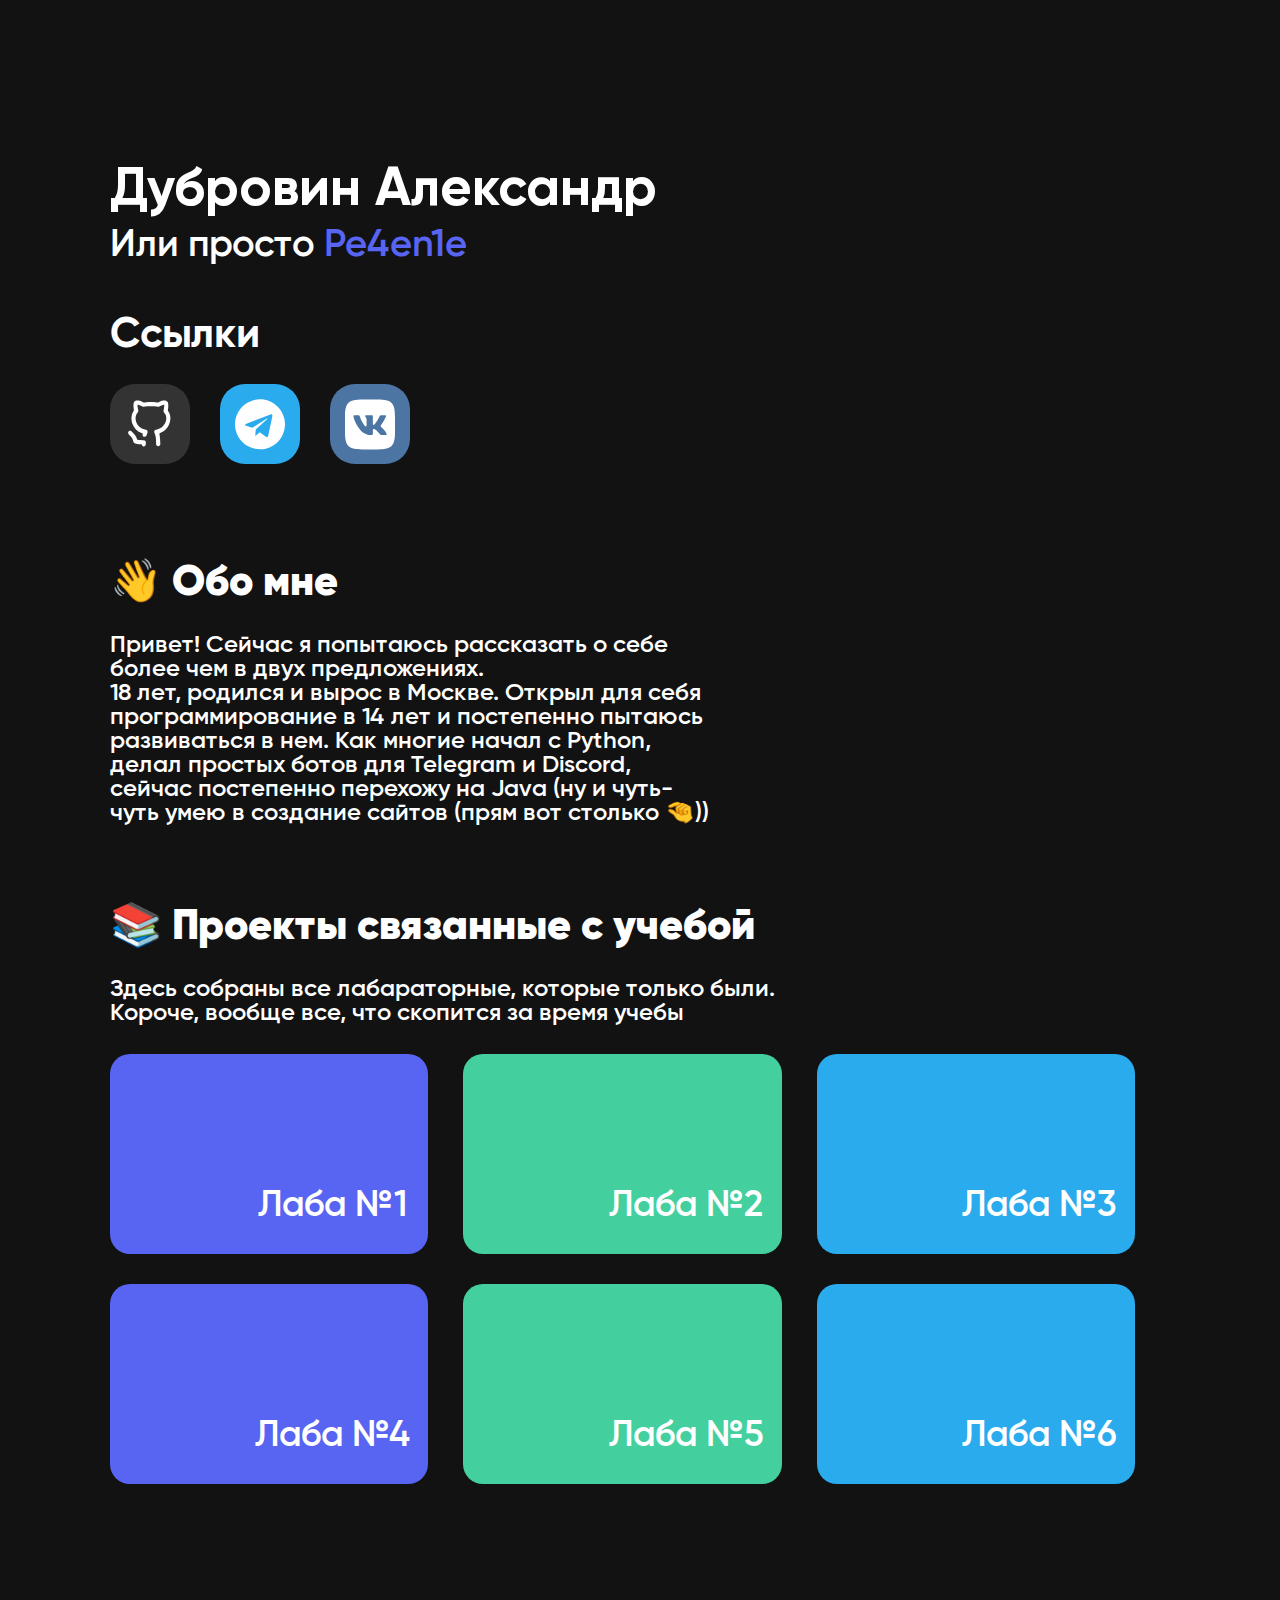
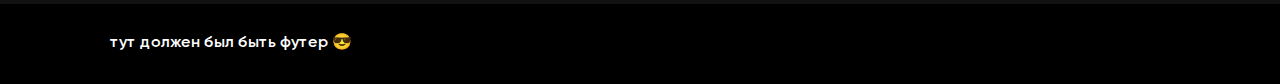
<file: index.html>
<!DOCTYPE html>
<html lang="en">
<head>
    <meta charset="UTF-8">
    <meta name="viewport" content="width=device-width, initial-scale=1.0">
    <title>Pe4en1e</title>

    <link rel="stylesheet" href="./css/reset.css">
    <link rel="stylesheet" href="./css/style.css">

    <link rel="preconnect" href="https://fonts.googleapis.com">
    <link rel="preconnect" href="https://fonts.gstatic.com" crossorigin>
    <link href="https://fonts.googleapis.com/css2?family=Montserrat:wght@500;600;700;900&display=swap" rel="stylesheet"> 
    <link rel="stylesheet" href="https://cdnjs.cloudflare.com/ajax/libs/animate.css/4.1.1/animate.min.css"/>
</head>
<body>
    <main class="main">

        <section class="intro">
            <div class="wrapper">

                <h1 class="intro_title">Дубровин Александр</h1>
                <h2 class="intro_subtitle">Или просто <a class="intro_vydel">Pe4en1e</a></h2>
                
                <h2 class="animate__animated animate__fadeInUp social_title">
                    Ссылки
                </h2>
                <div class="animate__animated animate__fadeInUp  social_links">
                    <a href="https://github.com/Pe4en1e" class="github">
                        <img src="./img/github.svg" alt="">
                    </a>
                    <a href="https://t.me/pe4en1e" class="telegram">
                        <img src="./img/tg.svg" alt="">
                    </a>
                    <a href="https://vk.com/pe4en1e" class="vk">
                        <img src="./img/vk.svg" alt="">
                    </a>
                </div>
            </div>
        </section>

        <section class="about">
            <div class="wrapper">
                <h1 class="animate__animated animate__fadeInLeft animate__delay-1s about_title">👋 Обо мне</h1>
                <h3 class="animate__animated animate__fadeInUp animate__delay-1s about_subtitle">Привет! Сейчас я попытаюсь рассказать о себе более чем в двух предложениях. <br>18 лет, родился и вырос в Москве. Открыл для себя программирование в 14 лет и постепенно пытаюсь развиваться в нем. Как многие начал с Python, делал простых ботов для Telegram и Discord, сейчас постепенно перехожу на Java (ну и чуть-чуть умею в создание сайтов (прям вот столько 🤏))</h3>
            </div>
        </section>

        <section class="study_projects">
            <div class="wrapper">
                <h1 class="animate__animated animate__fadeInRight animate__delay-2s sp_title">📚 Проекты связанные с учебой</h1>
                <h3 class="animate__animated animate__fadeInLeft animate__delay-2s sp_subtitle">Здесь собраны все лабараторные, которые только были. Короче, вообще все, что скопится за время учебы</h3>


                <div class="sp_project_btns">
                    <button class="animate__animated animate__fadeInUp animate__delay-3s project_btn_1" onclick="displayCard1()">
                        <text>Лаба №1</text>
                    </button>
                    <button class="animate__animated animate__fadeInUp animate__delay-4s project_btn_2" onclick="displayCard2()">
                        <text>Лаба №2</text>
                    </button>
                    <button class="animate__animated animate__fadeInUp animate__delay-5s project_btn_3" onclick="displayCard3()">
                        <text>Лаба №3</text>
                    </button>
                </div>
                <div class="sp_project_btns">
                    <button class="animate__animated animate__fadeInUp animate__delay-3s project_btn_1" onclick="displayCard4()">
                        <text>Лаба №4</text>
                    </button>
                    <button class="animate__animated animate__fadeInUp animate__delay-4s project_btn_2" onclick="displayCard5()">
                        <text>Лаба №5</text>
                    </button>
                    <button class="animate__animated animate__fadeInUp animate__delay-5s project_btn_3" onclick="displayCard6()">
                        <text>Лаба №6</text>
                    </button>
                </div>


            </div>
        </section>

        <section class="project_card" id="blur">
            <div class="wrapper">
                <div class="project_block1" id="card1">
                    <button class="closeBtn" onclick="hideCard1()">
                        <img src="./img/close.svg">
                    </button>
                    <h6 class="labanum">Лабораторная #1</h6>
                    <h1 class="labatitle1">Вычисление дискриминанта</h1>
                    <h1 class="labapresub">Суть работы:</h1>
                    <h3 class="labasub">На вход программе подаются 3 коэффициента квадратного
                        уравнения. Программа должна находить корни квадратного уравнения.</h3>
                    <button onclick="openGit1()" class="checkOnGit">
                        <img src="./img/github.svg" class="inBtnImg">
                        Код на GitHub
                    </button>
                </div>
                <div class="project_block2" id="card2">
                    <button class="closeBtn" onclick="hideCard2()">
                        <img src="./img/close.svg">
                    </button>
                    <h6 class="labanum">Лабораторная #2</h6>
                    <h1 class="labatitle2">Wikipedia API</h1>
                    <h1 class="labapresub">Суть работы:</h1>
                    <h3 class="labasub">Создать простой REST сервис, использующий библиотеку wikipedia.
                        Создайте 1 роут с параметром path, 1 роут с параметром query, 1 роут с
                        передачей параметров в теле запроса. Все запросы должны возвращаться и
                        валидирироваться по схемам</h3>
                    <button class="checkOnGit" onclick="openGit2()">
                        <img src="./img/github.svg" class="inBtnImg">
                        Код на GitHub
                    </button>
                </div>
                <div class="project_block3" id="card3">
                    <button class="closeBtn" onclick="hideCard3()">
                        <img src="./img/close.svg">
                    </button>
                    <h6 class="labanum">Лабораторная #3</h6>
                    <h1 class="labatitle3">Этот "замечательный" сайт</h1>
                    <h1 class="labapresub">Суть работы:</h1>
                    <h3 class="labasub">Сделать сайт-визитку, используя html, css, js. Нуаче я сделал</h3>
                    <button onclick="openGit3()" class="checkOnGit">
                        <img src="./img/github.svg" class="inBtnImg">
                        Код на GitHub
                    </button>
                </div>
                <div class="project_block1" id="card4">
                    <button class="closeBtn" onclick="hideCard4()">
                        <img src="./img/close.svg">
                    </button>
                    <h6 class="labanum">Лабораторная #4</h6>
                    <h1 class="labatitle1">Планировщик задач</h1>
                    <h1 class="labapresub">Суть работы:</h1>
                    <h3 class="labasub">Создать форк репозитория и добавить что-то от себя. Я же обернул исзодник в Electron.js</h3>
                    <button onclick="openGit4()" class="checkOnGit">
                        <img src="./img/github.svg" class="inBtnImg">
                        Код на GitHub
                    </button>
                </div>
                <div class="project_block2" id="card5">
                    <button class="closeBtn" onclick="hideCard5()">
                        <img src="./img/close.svg">
                    </button>
                    <h6 class="labanum">Лабораторная #5</h6>
                    <h1 class="labatitle2">SQL</h1>
                    <h1 class="labapresub">Суть работы:</h1>
                    <h3 class="labasub">Пример работы с SQLite через JDBC</h3>
                    <button onclick="openGit5()" class="checkOnGit">
                        <img src="./img/github.svg" class="inBtnImg">
                        Код на GitHub
                    </button>
                </div>
                <div class="project_block3" id="card6">
                    <button class="closeBtn" onclick="hideCard6()">
                        <img src="./img/close.svg">
                    </button>
                    <h6 class="labanum">Лабораторная #6</h6>
                    <h1 class="labatitle3">?</h1>
                    <h1 class="labapresub">Суть работы:</h1>
                    <h3 class="labasub">?</h3>
                    <button onclick="openGit6()" class="checkOnGit" hidden>
                        <img src="./img/github.svg" class="inBtnImg">
                        Код на GitHub
                    </button>
                </div>
            </div>
        </section>



        <footer class="footer">
            <div class="wrapper">
                тут должен был быть футер 😎
            </div>
        </footer>


        <script src="./js/script.js"></script>

    </main>
</body>
</html>
</file>
<file: css/style.css>
@font-face {
    font-family: Gilroy;
    font-weight: 900;
    src: url('../fonts/Gilroy-Black.ttf');
}

@font-face {
    font-family: Gilroy;
    font-weight: 700;
    src: url('../fonts/Gilroy-Bold.ttf');
}

@font-face {
    font-family: Gilroy;
    font-weight: 500;
    src: url('../fonts/Gilroy-SemiBold.ttf');
}




html{
    background-color: #121212;
    box-sizing: border-box;

    font-family: Gilroy;
    color: #FFF;

}

*, *::before, *::after {
    box-sizing: inherit;
}




.wrapper {

    max-width: 1060px;
    margin: 0 auto;

}




.intro {
    margin-top: 160px;
    height: 400px;
}

.intro_title {
    font-weight: 700;
    font-size: 54px;
}

.intro_subtitle {
    margin-top: 10px;
    font-size: 38px;

}

.intro_vydel {
    color: #5865F2;
}

.social_title {
    margin-top: 50px;
    margin-bottom: 30px;
    font-weight: 700;
    font-size: 42px;

}
.social_links {
    display: flex;
}

.github{
    width: 80px;
    height: 80px;
    border-radius: 25px;
    background: #333;
    padding: 16px 18px;
    margin-right: 30px;
}

.telegram{
    border-radius: 25px;
    background: #2AABEE;
    width: 80px;
    height: 80px;
    margin-right: 30px;
    padding: 15px 15px;
}

.vk{
    width: 80px;
    height: 80px;
    border-radius: 25px;
    background: #4C75A3;
    padding: 15px 15px;
    margin-right: 30px;
}


/* ABOUT */


.about_title {
    font-weight: 900;
    font-size: 42px;
}

.about_subtitle {

    margin-top: 30px;
    font-weight: 500;
    font-size: 24px;

    max-width: 600px;


}

/* STUDY PROJECTS */


.study_projects {

    margin-top: 80px;

}

.sp_title {
    font-weight: 900;
    font-size: 42px;

}

.sp_subtitle {
    margin-top: 30px;
    font-weight: 500;
    font-size: 24px;

    max-width: 700px;
}

.sp_project_btns{

    margin-top: 30px;
    display: flex;

    color: #FFF;

}

.project_btn_1 {
    width: 330px;
    height: 200px;
    border-radius: 20px;
    background: #5865F2;
    margin-right: 35px;
    border: 0 solid;

    padding-top: 100px;
    padding-left: 133px;
    font-size: 36px;
    font-weight: 500;
    text-decoration: none;
    color: #FFF;

    font-family: Gilroy;
    
}

.project_btn_2 {
    width: 330px;
    height: 200px;
    border-radius: 20px;
    background: #44D09E;
    margin-right: 35px;
    border: 0 solid;

    padding-top: 100px;
    padding-left: 133px;
    font-size: 36px;
    font-weight: 500;
    text-decoration: none;
    color: #FFF;

    font-family: Gilroy;
}

.project_btn_3 {
    width: 330px;
    height: 200px;
    border-radius: 20px;
    background: #2AABEE;
    margin-right: 35px;
    border: 0 solid;

    padding-top: 100px;
    padding-left: 133px;
    font-size: 36px;
    font-weight: 500;
    text-decoration: none;
    color: #FFF;

    font-family: Gilroy;
}


.project_card {

    background-color: rgba(0, 0, 0, 0.499);
    width: 100%;
    height: 100%;
    position: fixed;
    top: 0;
    left: 0;
    display: none;


}

.project_block1 {
    display: none;
    background-color: #222;
    width: 800px;
    height: 480px;
    border-radius: 20px;
    position: fixed;
    margin-left: 130px;
    margin-top: 12%;

}

.project_block2 {
    display: none;
    background-color: #222;
    width: 800px;
    height: 480px;
    border-radius: 20px;
    position: fixed;
    margin-left: 130px;
    margin-top: 12%;

}

.project_block3 {
    display: none;
    background-color: #222;
    width: 800px;
    height: 480px;
    border-radius: 20px;
    position: fixed;
    margin-left: 130px;
    margin-top: 12%;

}

.closeBtn {
    margin-left: 720px;
    margin-top: 30px;
    background: #222;
    border: solid 0;
}

.labanum {
    margin-left: 40px;
    margin-top: -40px;
    font-size: 20px;
    font-style: normal;
    font-weight: 500;
}


.labatitle1 {
    margin-left: 40px;
    margin-top: 15px;
    font-size: 36px;
    font-style: normal;
    font-weight: 700;
    color: #5865F2;
}

.labatitle2 {
    margin-left: 40px;
    margin-top: 15px;
    font-size: 36px;
    font-style: normal;
    font-weight: 700;
    color: #44D09E;
}

.labatitle3 {
    margin-left: 40px;
    margin-top: 15px;
    font-size: 36px;
    font-style: normal;
    font-weight: 700;
    color: #2AABEE;
}

.labapresub {
    margin-left: 40px;
    margin-top: 30px;
    font-size: 28px;
}

.labasub {
    margin-left: 40px;
    margin-top: 15px;
    font-size: 24px;
    max-width: 550px;
}

.checkOnGit {
    margin-left: 40px;
    margin-top: 40px;

    width: 250px;
    height: 60px;
    background-color: #121212;
    border-radius: 10px;
    border: 0 solid;

    font-family: Gilroy;
    color: #FFF;
    font-size: 24px;
    font-weight: 600;

}

.inBtnImg {
    width: 30px;
    margin-right: 15px;
}



.footer {
    height: 80px;
    width: 100%;
    margin-top: 120px;
    background-color: #000;
    padding-top: 30px;
}
</file>
